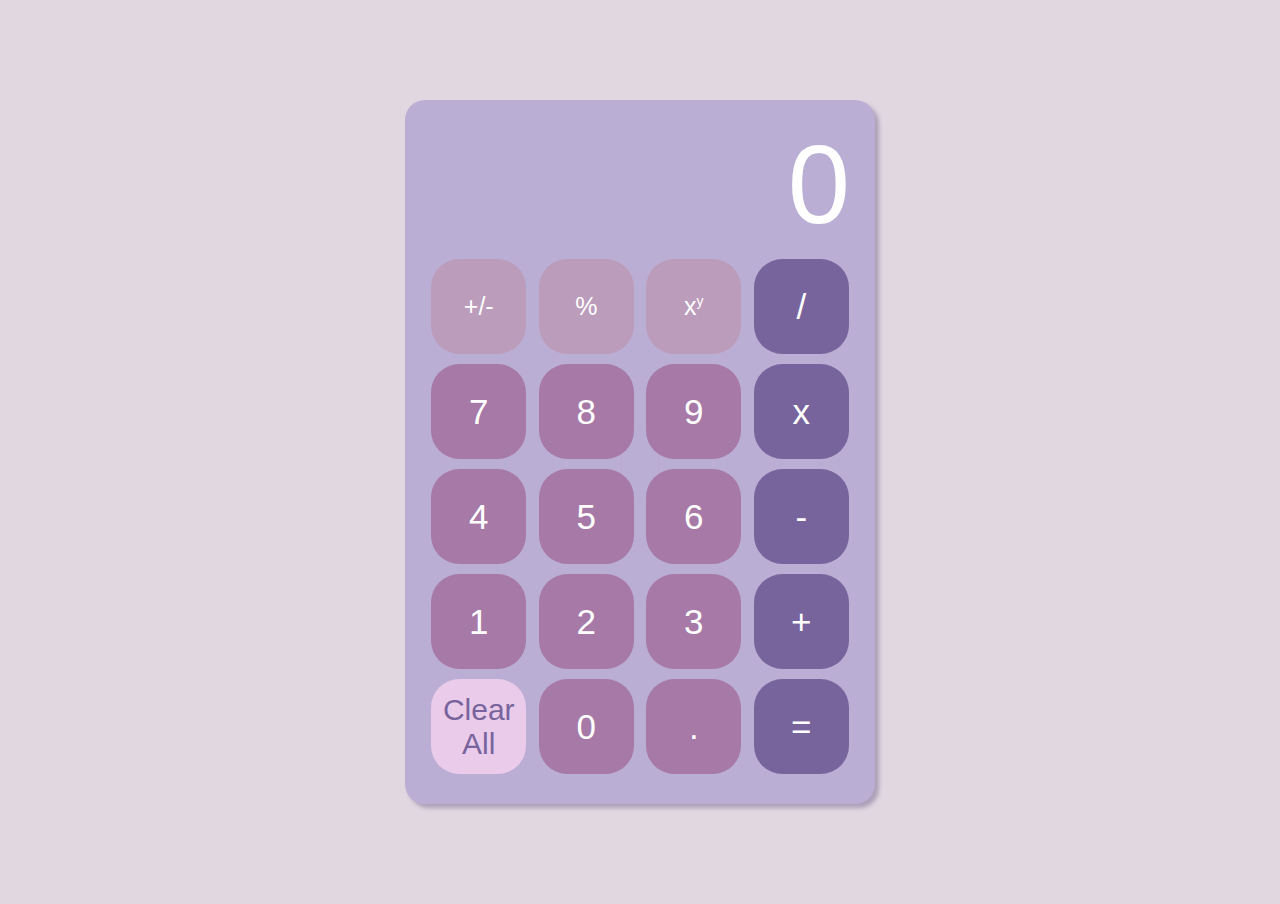
<file: Calculator/index.html>
<!DOCTYPE html>
<html lang="en">
<head>
    <meta charset="UTF-8">
    <meta http-equiv="X-UA-Compatible" content="IE=edge">
    <meta name="viewport" content="width=device-width, initial-scale=1.0">
    <title>Calculator</title>
    <link rel="stylesheet" href="style.css">
</head>
<body>
    <div class="calculator">
        <div class="screenResult">
            <p class="display">0</p>
     </div>
      <div class="buttons">
          <div class="firstDigits">
            <button class="btn pinky"; id="negative">+/-</button>
            <button class="btn"; id="seven">7</button>
            <button class="btn"; id="four">4</button>
            <button class="btn"; id="one">1</button>
            <button class="btn"; id="clear">Clear<br>All</button>
          </div>
          <div class="secondDigits">
           <button class="btn pinky"; id="percentage">%</button>
          <button class="btn"; id="eigth">8</button>
          <button class="btn"; id="five">5</button>
          <button class="btn"; id="two">2</button>
          <button class="btn"; id="zero">0</button>
        </div>
           <div class="thirdDigits">
            <button class="btn pinky"; id="exponent">x<sup>y</sup></button>
           <button class="btn"; id="nine">9</button>
           <button class="btn"; id="six">6</button>
           <button class="btn"; id="three">3</button>
           <button class="btn"; id="point" >.</button>
        </div>

           <div class="dark">
            <button class="btn dark"; id="division">/</button>
            <button class="btn dark"; id="myltiply">x</button>
            <button class="btn dark"; id="minus">-</button>
            <button class="btn dark"; id="plus">+</button>
            <button class="btn dark"; id="equals">=</button>
           </div>

      </div>
    </div>
    <script src="script.js"> </script>
    
        
</body>
</html>
</file>
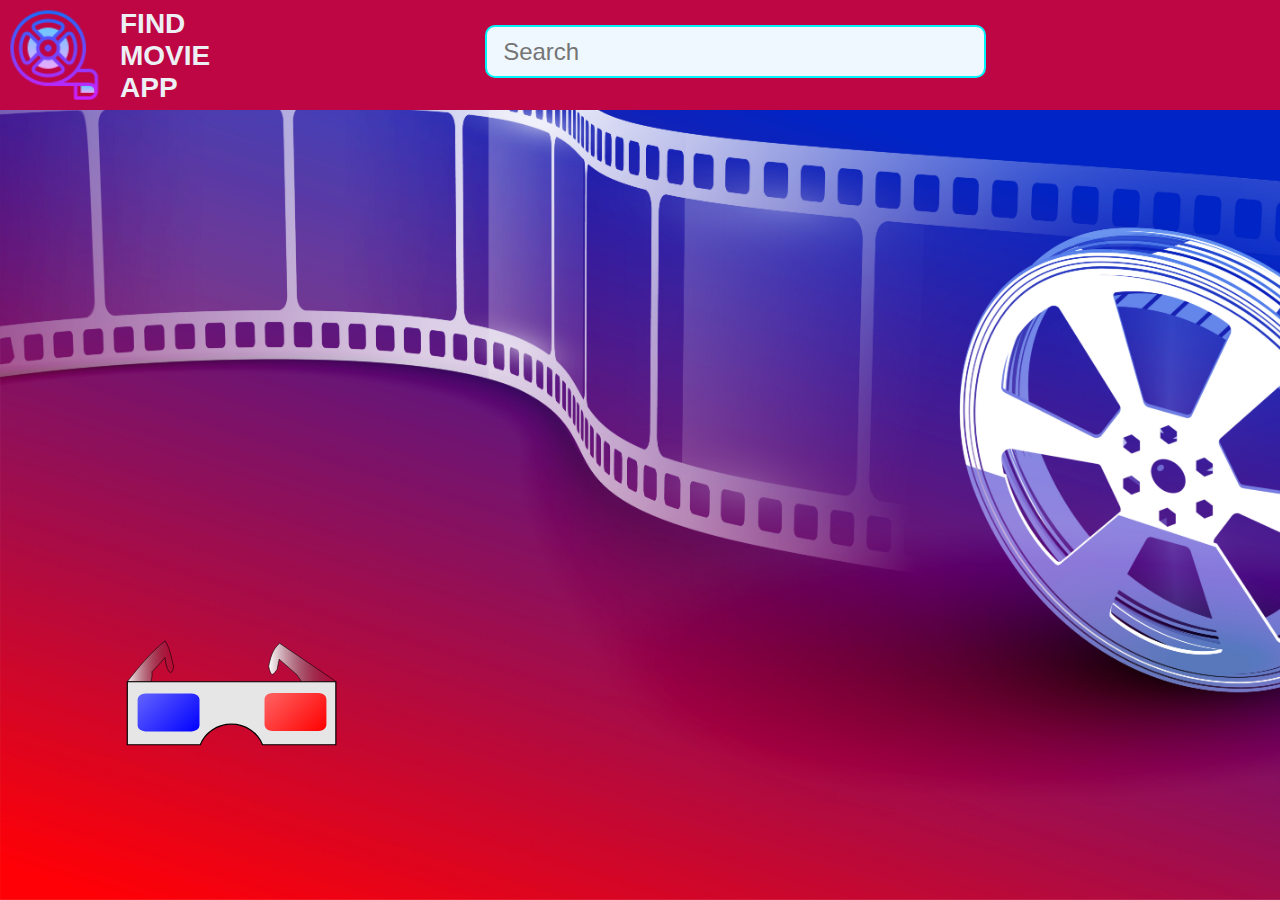
<file: Find Movie App/index.html>
<!DOCTYPE html>
<html lang="en">
<head>
    <meta charset="UTF-8">
    <meta http-equiv="X-UA-Compatible" content="IE=edge">
    <meta name="viewport" content="width=device-width, initial-scale=1.0">
    <title>Document</title>
    <link rel="stylesheet" href="style.css">
</head>
<body>
    <header>
        <img src="icons8-film-reel-96.png" alt="logo" />
        <h1 class="nameApp"> Find Movie<br>App</h1>
        <input type="search" class="searchMovie" placeholder=" Search" id="searchMovie" required />
   </header>
   <main class="main" >
    <div id="movie-info"> </div>
      <div class="moviesList" id="moviesList"> </div>
    <div class="pageBtn" style="display:none">
        <p class="leftArrow"  id="previousPage" ><img src="icons8-left-arrow-64.png" alt="previousPage"></p>
        <p id="page"></p>
        <p class="rightArrow"  id="nextPage" ><img src="icons8-right-arrow-64.png" alt="nextPage"></p>    
    </div>
     <img class="glasses" src="3D-Glasses-Final.svg" alt="glasses"/>   
  </main>
  <script src="script.js"></script>
</body>
</html>
</file>
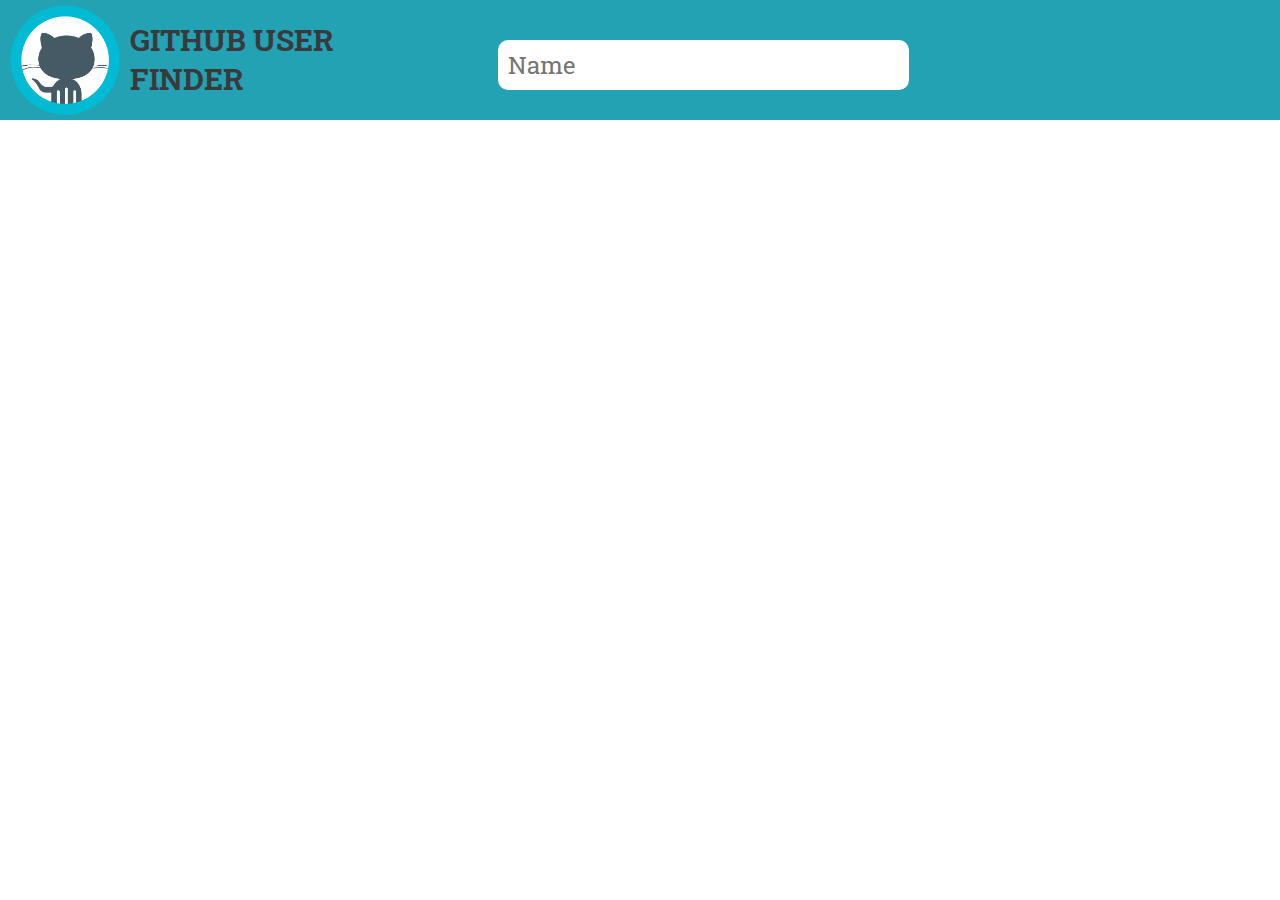
<file: GithubUserFinder/index.html>
<!DOCTYPE html>
<html lang="en">
  <head>
    <meta charset="UTF-8" />
    <meta http-equiv="X-UA-Compatible" content="IE=edge" />
    <meta name="viewport" content="width=device-width, initial-scale=1.0" />
    <title>Document</title>
    <link rel="stylesheet" href="style.css" />
    <link rel="preconnect" href="https://fonts.googleapis.com" />
    <link rel="preconnect" href="https://fonts.googleapis.com" />
    <link rel="preconnect" href="https://fonts.gstatic.com" crossorigin />
    <link
      href="https://fonts.googleapis.com/css2?family=Arvo:wght@700&family=Montserrat:wght@400;700&family=Oleo+Script&family=Roboto+Slab&display=swap"
      rel="stylesheet"
    />
  </head>
  <body>
    <header>
      <img src="SeekPng.com_github-png_1838312.png" alt="github" />
      <span class="nameApp"> Github user finder</span>
      <input
        type="search"
        class="searchUser"
        placeholder="Name"
        name="name"
        id="userName"
        required
      />
    </header>
    <main>
      <section class="detectedUser" id="detectedUser" style="display: none">
        <div class="userAvatar"></div>
        <div class="userInfo">
          <ul id="userInfo"></ul>
        </div>
      </section>
    </main>

    <script src="script.js"></script>
  </body>
</html>
</file>
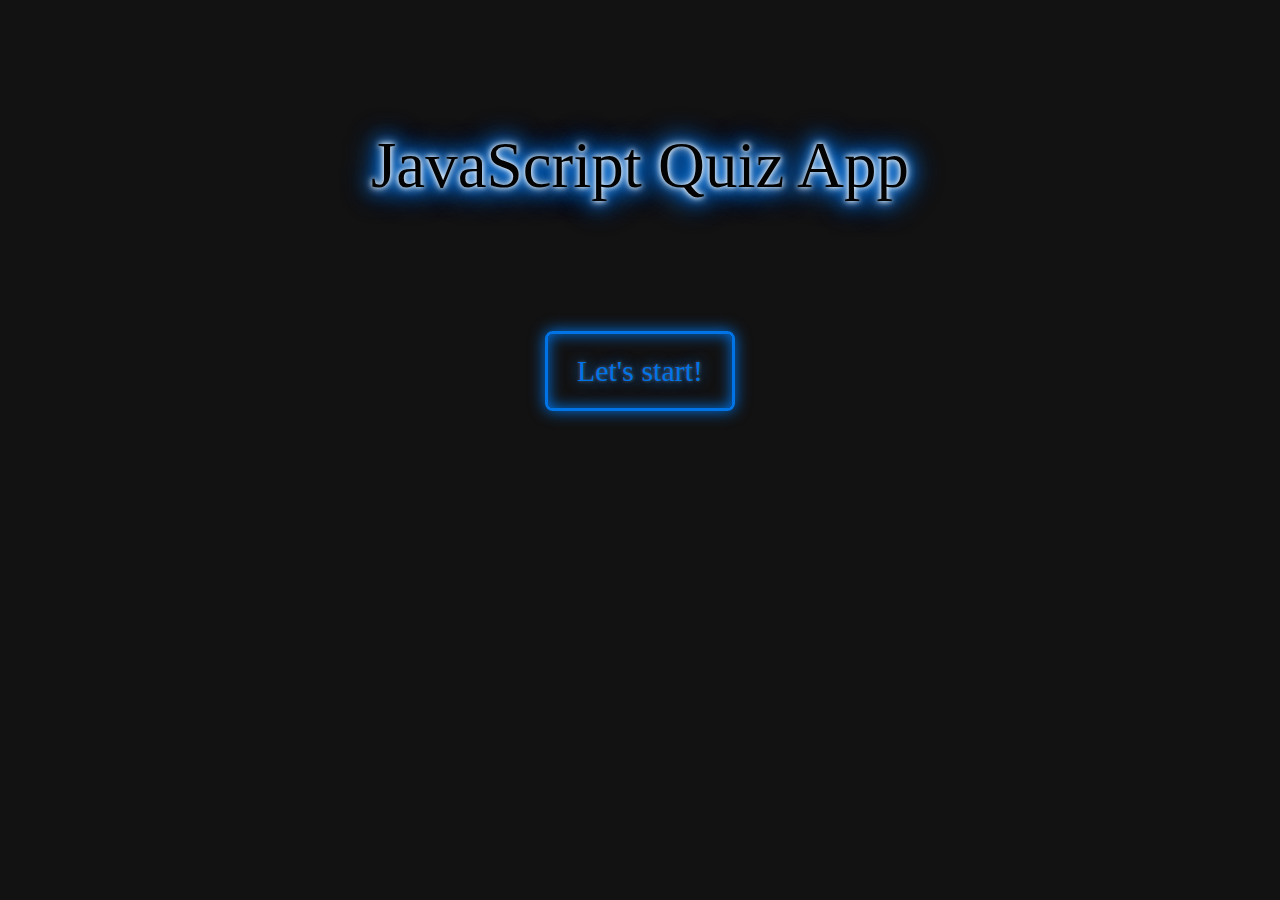
<file: JavaScript Quiz App/index.html>
<!DOCTYPE html>
<html lang="en">
  <head>
    <meta charset="UTF-8" />
    <meta name="viewport" content="width=device-width, initial-scale=1.0" />
    <title>Document</title>
    <link rel="stylesheet" href="style.css" />
    <link rel="preconnect" href="https://fonts.googleapis.com" />
    <link rel="preconnect" href="https://fonts.gstatic.com" crossorigin />
    <link
      href="https://fonts.googleapis.com/css2?family=Arvo:wght@700&family=Montserrat:wght@400;700&family=Oleo+Script&family=Roboto+Slab&display=swap"
      rel="stylesheet"/>
  </head>
  <body>
    <main>
      <h1 class="appName">JavaScript Quiz App</h1>
      <button class="buttonStart">Let's start!</button>
      <div class="quizApp">
        <div class="questionsLeft"></div>
      </div>
      
      <div class="correct" id="correct"></div>
    </main>

    <script src="script.js"></script>
  </body>
</html>
</file>
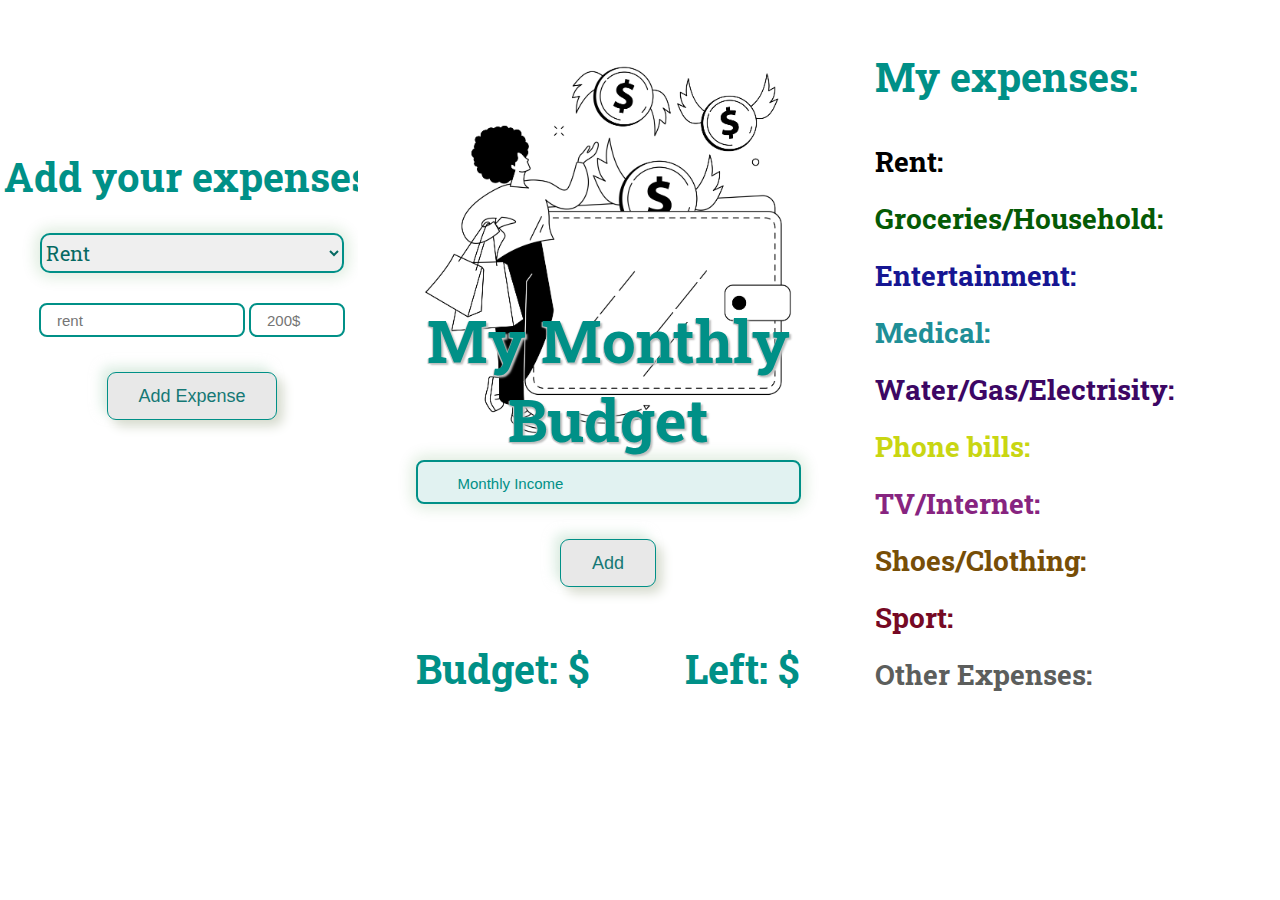
<file: My Monthly Budget/index.html>
<!DOCTYPE html>
<html lang="en">
  <head>
    <meta charset="UTF-8" />
    <meta name="viewport" content="width=device-width, initial-scale=1.0" />
    <title>Document</title>
    <link rel="stylesheet" href="style.css" />
    <link rel="preconnect" href="https://fonts.googleapis.com" />
    <link rel="preconnect" href="https://fonts.gstatic.com" crossorigin />
    <link
      href="https://fonts.googleapis.com/css2?family=Arvo:wght@700&family=Montserrat:wght@400;700&family=Oleo+Script&family=Roboto+Slab&display=swap"
      rel="stylesheet"
    />
  </head>

  <body>
    <main class="budgetApp">
      <div class="leftContainer">
        <h2 class="addingExpenses">Add your expenses:</h2>
        <select name="categories" class="categories">
          <option disabled>Please select a category below</option>
          <option value="rent">Rent</option>
          <option value="groceries">Groceries/Household</option>
          <option value="entertainment">Entertainment</option>
          <option value="medical">Medical</option>
          <option value="utilityBills">Water/Gas/Electrisity</option>
          <option value="phoneBills">Phone bills</option>
          <option value="internet">TV/Internet</option>
          <option value="clothing">Shoes/Clothing</option>
          <option value="sport">Sport</option>
          <option value="other">Other Expenses</option>
        </select>

        <div class="expenses">
          <input type="text" placeholder="rent" class="expenseName" />
          <input type="number" placeholder="200$" class="expenseAmount" />
        </div>
        <div>
          <button id="addExpense" class="btnAddExpenses">Add Expense</button>
        </div>
      </div>

      <div class="centerContainer">
        <div class="mainContainer">
          <h1 class="title">My Monthly Budget</h1>
        </div>

        <div class="nameApp">
          <div class="budgetAmmount">
            <input
              type="text"
              class="incomeInput"
              placeholder="Monthly Income"
            />
            <button class="btnInput">Add</button>
          </div>
        </div>

        <div class="balanceInfo">
          <div class="budget">
            <h2 class="allBudget">Budget: $<span id="budget"></span></h2>
            <h2 class="allBudgetCalc"><span id="budget"></span></h2>
          </div>
          <div class="balance">
            <h2 class="budgetLeft">Left: $<span id="balance"></span></h2>
            <h2 class="budgetLeftCalc"><span id="balance"></span></h2>
          </div>
        </div>

        <div
          class="error"
          style="
            display: none;
            color: rgb(109, 11, 8);
            font-size: 30px;
            padding-top: 20px;
          "
        ></div>
      </div>

      <div class="rightContainer">
        <div class="expensesList">
          <h2 class="mainTitle">My expenses:</h2>

          <h3 class="rent">Rent:</h3>
          <ul class="rentList"></ul>

          <h3 class="gr">Groceries/Household:</h3>
          <ul class="grList"></ul>

          <h3 class="ent">Entertainment:</h3>
          <ul class="entList"></ul>

          <h3 class="med">Medical:</h3>
          <ul class="medList"></ul>

          <h3 class="wge">Water/Gas/Electrisity:</h3>
          <ul class="wgeList"></ul>

          <h3 class="phone">Phone bills:</h3>
          <ul class="phoneList"></ul>

          <h3 class="tv">TV/Internet:</h3>
          <ul class="tvList"></ul>

          <h3 class="cloth">Shoes/Clothing:</h3>
          <ul class="clothList"></ul>

          <h3 class="sprt">Sport:</h3>
          <ul class="sportList"></ul>

          <h3 class="oth">Other Expenses:</h3>
          <ul class="otherList"></ul>
        </div>
      </div>
    </main>

    <script src="script.js"></script>
  </body>
</html>
</file>
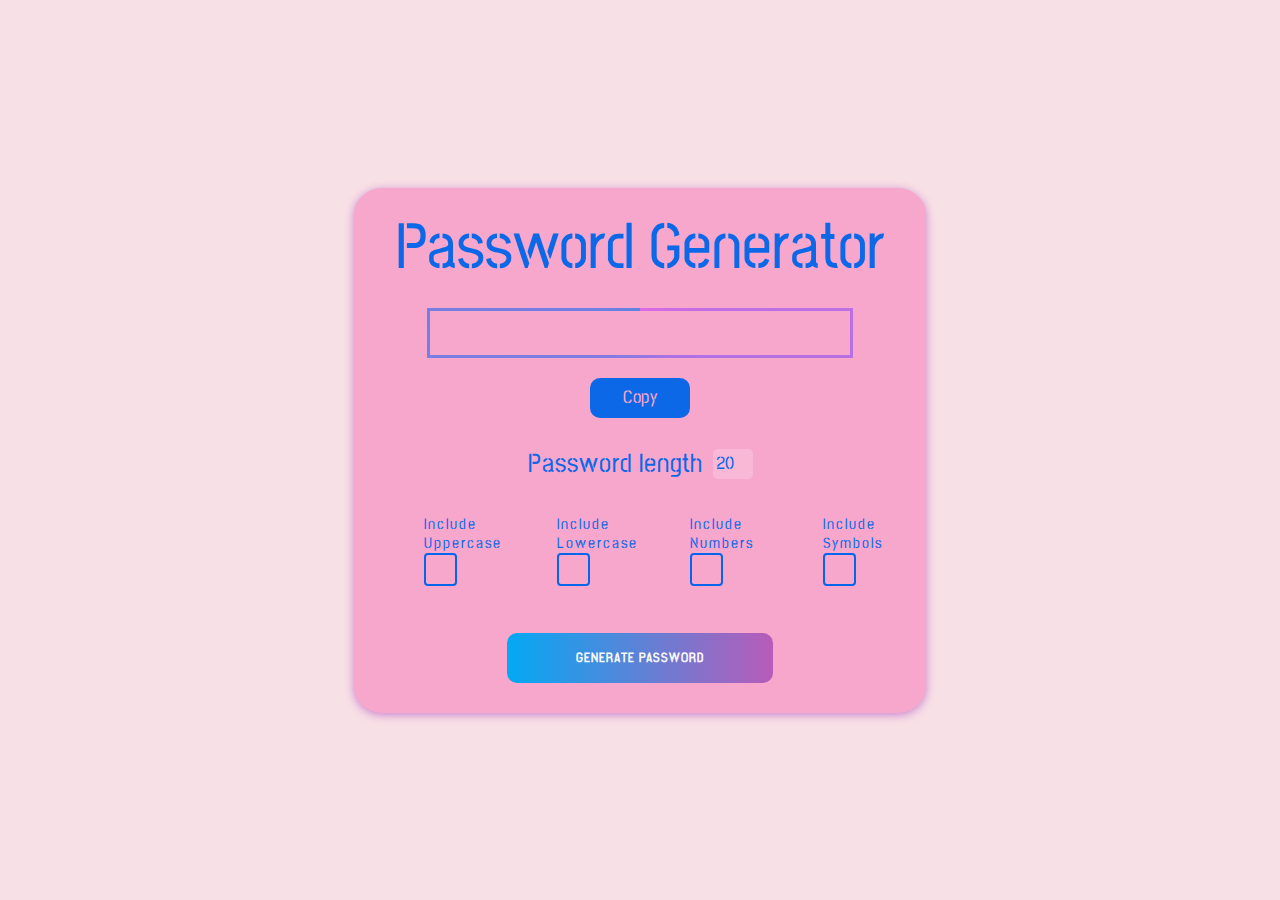
<file: PasswordGenerator/index.html>
<!DOCTYPE html>
<html lang="en">
  <head>
    <meta charset="UTF-8" />
    <meta http-equiv="X-UA-Compatible" content="IE=edge" />
    <meta name="viewport" content="width=device-width, initial-scale=1.0" />
    <title>Document</title>

    <link rel="stylesheet" href="style.css" />
  </head>
  <body>
    <main class="main">
      <h1 class="title">Password Generator</h1>
      <div class="result-container"></div>
      <!-- <input id="password" type="text" placeholder="Generated Password"readonly > -->
      <textarea id="password" readonly> </textarea>
      <button class="btnCopy" id="btnCopy"  onclick="copied()">Copy</button>
      <div class="lengthPassword">
        <p>Password length</p>
        <input type="number" id="length" min="6" max="25" value="20" />
      </div>

      <div class="options">
        <label class="option" for="uppercase"
          >Include Uppercase
          <input type="checkbox" id="uppercase" class="checkbox"/>
          <div class="checkmark"></div>
        </label>
        <label class="option" for="lowercase"
          >Include Lowercase
          <input type="checkbox" id="lowercase"  class="checkbox"/>
          <div class="checkmark"></div>
        </label>
        <label class="option" for="number"
          >Include Numbers
          <input type="checkbox" id="number"  class="checkbox"/>
          <div class="checkmark"></div>
        </label>
        <label class="option" for="symbol"
          >Include Symbols
          <input type="checkbox" id="symbol"  class="checkbox"/>
          <div class="checkmark"></div>
        </label>
      </div>
      
      <button class="btnGenerate" id="generateBtn">Generate Password</button>
    </main>
    <img  src="icons8-arrow-64.png" alt="arrow" class="arrow" style="display:none">
  </body>
  <script src="script.js"></script>
</html>
</file>
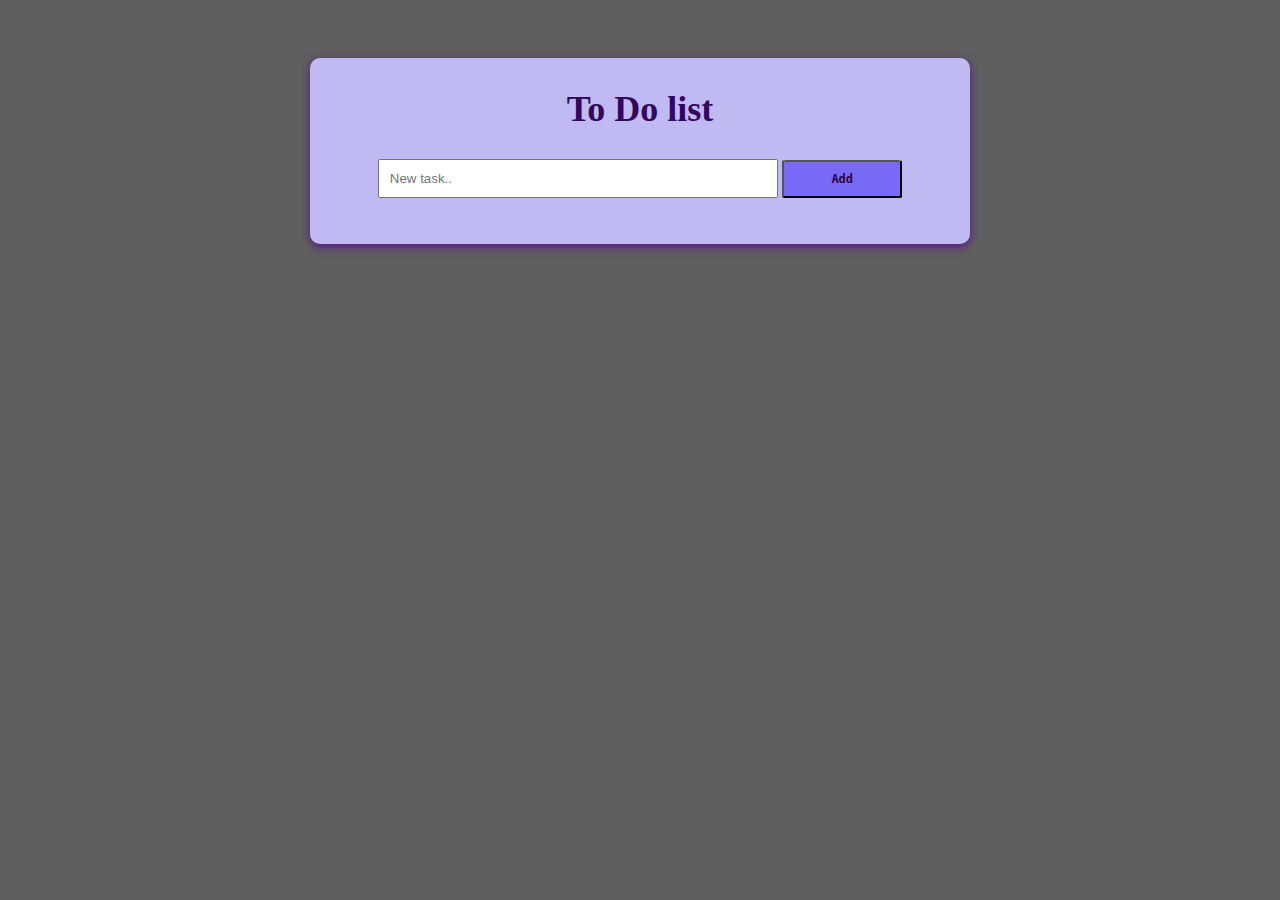
<file: to do list/index.html>
<!doctype html>
<html lang="ru">
<head>
    <meta charset="UTF-8">
    <meta name="viewport"
          content="width=device-width, user-scalable=no, initial-scale=1.0, maximum-scale=1.0, minimum-scale=1.0">
    <meta http-equiv="X-UA-Compatible" content="ie=edge">
    <link rel="stylesheet" href="style.css">
    <title>To Do list</title>
</head>
<body>
<div class="container">
    
   <div class="toDoList">
        <h1>To Do list</h1>
       <div class="addNewToDo">
           <input type="text" class="new" placeholder="New task..">
           <button class="add">Add</button>
       </div>

       <div class="wrapper">
           <ul class="task"></ul>
       </div>
       
   </div>

</div>

</body>
<script src="script.js"></script>
</html>
</file>
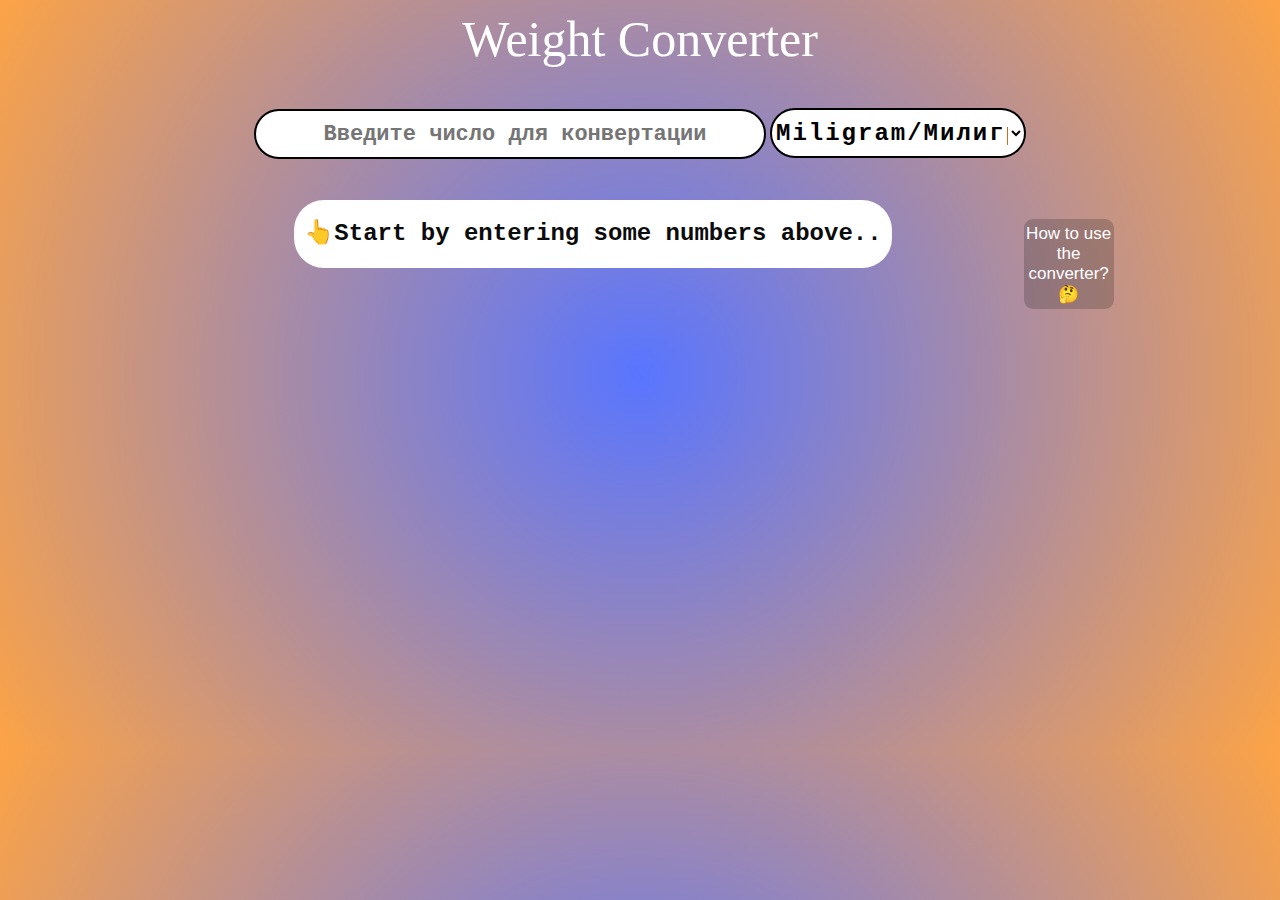
<file: WeightConverterApp/index.html>
<!DOCTYPE html>
<html lang="en">

<head>
    <meta charset="UTF-8">
    <meta name="viewport" content="width=device-width, initial-scale=1.0">
    <title>Document</title>
    <link rel="stylesheet" href="style.css">
</head>

<body>
    <main class="converterApp">
        <h1>Weight Converter</h1>
        <div class="inputBox">
            <form>
                <input placeholder="Введите число для конвертации" class="inputWeight" type="text">
                <select name="units" class="units">
                    <option value="mg">Miligram/Милиграмм</option>
                    <option value="g">Gram/Грамм</option>
                    <option value="kg">Kilogram/Килограмм</option>
                    <option value="t">Ton/Тонна</option>
                    <option value="st">Stone/Стоун</option>
                    <option value="lb">Pound(lb)/Фунт</option>
                    <option value="oz">Ounce(oz)/Унция</option>
                </select>
            </form>
        </div>
        <h2 class="outputInfo"> &#128070;Start by entering some numbers above.. </h2>

        <dialog class="dialogWindow">
            <p> Choose convertable unit, then click on an input field of the converter and enter a number. <mark> Only numbers, please!</mark> </p>
            <button id="close"> Got it! </button>
          </dialog>
          <button id="show"> How to use the converter? &#129300; </button>
          
    </main>
    <script src="index.js"></script>

    
</body>

</html>
</file>
<file: Calculator/style.css>
body {
  background-color: #e1d7e1;
}
.calculator {
  margin: 100px auto;
  max-width: 430px;
  max-height: 700px;
  border-radius: 20px;
  background: #bbaed4;
  color: #fff;
  font-family: Arial;
  padding: 20px;
  box-shadow: 4px 4px 4px #aba0b7;
}

.screenResult {
  min-height: 9%;
  margin-bottom: 10px;
  border-radius: 5px;
  padding-right: 5px;
}

.screenResult p {
  text-align: right;
  font-size: 7rem;
  margin: 0;
}

.buttons {
  display: flex;
  align-items: center;
  justify-content: space-around;
}

.firstDigits {
  display: flex;
  flex-direction: column;
  align-items: center;
  justify-content: center;
}

.secondDigits {
  display: flex;
  flex-direction: column;
  align-items: center;
  justify-content: center;
}

.thirdDigits {
  display: flex;
  flex-direction: column;
  align-items: center;
  justify-content: center;
}

.btn {
  width: 95px;
  height: 95px;
  background: #a779a7;
  border-radius: 30%;
  text-align: center;
  font-size: 35px;
  cursor: pointer;
  user-select: none;
  margin-bottom: 10px;
  color: #fff;
  border: none;
}

.dark {
  display: flex;
  flex-direction: column;
  align-items: center;
  justify-content: center;
}

sup {
  font-size: 14px;
}

.btn:hover {
  filter: brightness(120%);
}

.btn:active {
  filter: brightness(90%);
}

.btn.dark {
  background: #78649d;
}

.pinky {
  width: 95px;
  height: 95px;
  background: #bb9cbb;
  border-radius: 30%;
  text-align: center;
  font-size: 25px;
  cursor: pointer;
  user-select: none;
}

#clear{
  font-size: 30px;
  color: #78649d;
  background-color: #eacbea;
}
</file>
<file: Find Movie App/style.css>
* {
  padding: 0;
  margin: 0;
  font-family: Verdana, Geneva, Tahoma, sans-serif;
}

.main {
  overflow-y: hidden;
}

body {
  background: aliceblue url(SL-121019-25870-21.jpg);
  background-repeat: no-repeat;
  background-size: cover;
  background-attachment: fixed;
}

header {
  background-color: rgb(190, 6, 68);
  height: 110px;
  display: flex;
}

.searchMovie {
  margin-left: 16%;
  margin-right: 23%;
  width: 40%;
  height: 53px;
  margin-top: 25px;
  padding-left: 10px;
  padding-right: 8px;
  border-radius: 10px;
  border: none;
  background: aliceblue;
  font-size: 24px;
  color: rgb(8, 8, 168);
  border: 2px solid rgb(1, 244, 249);
}

.searchMovie:hover,.searchMovie:focus {
  outline: #ffffff00;
  border: 2px solid rgb(13, 13, 229);
  box-shadow: 4px 4px 30px -5px #0609e0;
}

.nameApp {
  text-transform: uppercase;
  font-weight: bold;
  font-size: 28px;
  padding-left: 10px;
  padding-top: 0.6%;
  color: rgb(236, 240, 244);
}

.pageBtn {
  display: flex;
  flex-direction: row;
  align-items: center;
  justify-content: space-between;
  padding-left: 20px;
  padding-right: 20px;
  background-color: rgb(190, 6, 68);
}

.moviesList {
  padding-top: 20px;
  padding-bottom: 15px;
  padding-left: 8px;
  padding-right: 8px;
  display: grid;
  grid-template-columns: repeat(5, 1fr);
  grid-gap: 10px;
  grid-row-gap: 30px;
}

#movie-img {
  width: 300px;
  height: 405px;
  border-radius: 1%;
}
#movie-img:hover {
  box-shadow: 0 0 10px #9f969e, 0 0 25px #3137659c;
filter: brightness(105%);
 
 }

#movie-title {
  font-size: 20px;
  font-weight: bold;
}

#page {
  font-size: 30px;
  text-align: center;
}

.movie {
  color: rgb(8, 8, 168);
  text-align: center;
}

.allMovieInfo {
  padding-top: 20px;
  padding-left: 10px;
  font-size: 27px;
  line-height: 45px;
  font-weight: 100;
  font-family: 'Gill Sans', 'Gill Sans MT', Calibri, 'Trebuchet MS', sans-serif;
  background-color: #585d5ddb;
  color: rgb(0, 0, 0);
  width: 50%;
  border-radius: 0 5px 5px 0;
  box-shadow: 0px 0px 10px 3px rgb(0, 0, 0);
}

.posterImg {
  padding-right: 1px;
  border-radius: 5px 0 0 5px;
  box-shadow: 0px 0px 10px 3px rgb(0, 0, 0);
}

#close {
  margin-right: 10px;
  height: 30px;
  width: 30px;
  background-color: #424141;
  color: aliceblue;
  font-weight: bold;
  border-radius: 20%;
  border: none;
}

.movieTitle {
  text-align: center;
  color: rgb(24, 2, 224);
  font-size: 33px;
  padding-bottom: 10px;
  font-family: 'Lucida Sans', 'Lucida Sans Regular', 'Lucida Grande', 'Lucida Sans Unicode', Geneva, Verdana, sans-serif;
  font-weight: 500;
}

#movie-info {
  margin-left: auto;
  margin-right: auto;
  padding-bottom: 15px;
  padding-left: 15px;
  position: fixed;
  left: 25%;
  z-index: 9999;
  top: 20%;
  height: max-content;
}

.glasses {
  height: 300px;
  width: auto;
  padding-left: 90px;
  padding-bottom: 5px;
  position: fixed;
  bottom: 3%;
  animation: gettingBigger 12s infinite;
}

@keyframes gettingBigger {
  50% {
    transform: scale(2.5);
  }
}

span{
  font-size: 35px;
  font-family: 'Gill Sans', 'Gill Sans MT', Calibri, 'Trebuchet MS', sans-serif;
  color: #ffffff;
  font-weight: 100;
  border-bottom: 2px solid black;
}
</file>
<file: GithubUserFinder/style.css>
* {
  padding: 0;
  margin: 0;
  font-family: "Roboto Slab", serif;
}

header {
  background-color: rgb(34, 162, 179);
  grid-template-columns: 1fr 1fr;
  height: 120px;
  display: flex;
}

.searchUser {
  margin-left: 10%;
  margin-right: 29%;
  width: 43%;
  height: 50px;
  margin-top: 40px;
  padding-left: 10px;
  padding-right: 8px;
  border-radius: 10px;
  border: none;
  background: rgb(255, 255, 255);
  font-size: 24px;
  color: #1a717e;
}

.searchUser:focus {
  outline: #ffffff00;
  border: 2px solid rgb(129, 217, 208);
}

.nameApp {
  text-transform: uppercase;
  font-weight: bold;
  font-size: 30px;
  padding-left: 10px;
  margin-top: 20px;
  color: rgb(58, 58, 61);
}

img {
  height: 110px;
  padding-top: 4.5px;
  padding-left: 10px;
}

.detectedUser {
  padding-top: 100px;
  flex-direction: column;
  align-items: center;
  min-height: 830px;
  max-height: 1300px;
  background: -webkit-linear-gradient(to top, #1a717e, #a0ddea);
  background: linear-gradient(to top, #1a717e, #c4e0e5);
  color: rgb(35, 37, 37);
}

.detectedUser .userAvatar img {
  border-radius: 5px;
  height: 300px;
  width: auto;
  padding-bottom: 15px;
}

.userInfo {
  font-size: 25px;
  text-align: center;
  line-height: 55px;
}

ul {
  list-style-type: none;
}

li {
  text-shadow: 1px 1px 0 rgb(35, 37, 37), 1px -1px 0 rgb(35, 37, 37),
    -1px 1px 0 rgb(35, 37, 37), -1px -1px 0 rgb(35, 37, 37);
  color: white;
  transition: all 1s;
  border-bottom: 2px solid currentColor;
}

a {
  text-decoration: none;
  color: aqua;
  text-shadow: 0.1em 0.1em 0 rgb(38, 37, 37);
  font-size: 28px;
}
</file>
<file: JavaScript Quiz App/style.css>
* {

    margin: 0;
    padding: 0;
    }

    .quizApp {
    display: none;
    }

    .quizApp{
    width:90% ;
    background-image: radial-gradient( circle farthest-corner at 10% 20%,  rgba(243, 54, 12, 0.281) 0.1%, rgba(0, 6, 128, 0.265) 99.8% );;
    border-radius: 10px;
    box-shadow: 0px 1px 4px 4px rgba(233, 229, 4, 0.38);

    margin-top: 10%;
    }

    h1{
    text-align:center;
    padding-top: 10%;
    font-size: 65px;
    font-weight: 200;
    color: rgb(3, 3, 3);
    text-shadow: 0 0 5px #fff, 0 0 10px #fff, 0 0 15px #0073e6, 0 0 20px #0073e6, 0 0 25px #0073e6, 0 0 30px #0073e6, 0 0 35px #0073e6;
    }


    body {
    background-color: #121212;
    }  

    main{
    display: flex;
    align-items: center;
    flex-direction: column;
    }


    .buttonStart {
    display: flex;
    font-size:30px;
    height:80px;
    width:190px;
    margin-top: 10%;
    justify-content:center;
    align-items:center;
    cursor: pointer;
    font-family: "Balsamiq Sans", cursive;
    text-decoration: none;
    color: var(--clr-neon);
    border: var(--clr-neon) 3px solid;
    background-color:transparent;
    border-radius: 0.25em;
    text-shadow: 0 0 0.125em hsl(0 0% 100% / 0.3), 0 0 0.45em currentColor;
    box-shadow: inset 0 0 0.5em 0 var(--clr-neon), 0 0 0.5em 0 var(--clr-neon);
    transition:all 0.5s;
    }

    .buttonStart:hover{
    background-color:var(--clr-neon);
    color:#fff;
    }

    :root {
    --clr-neon:  #0073e6;
    --clr-bg: rgb(54, 83, 104);
    }

    .question{
    padding-top: 20px;
    height: fit-content;
    text-align: center; 
    color: rgb(231, 216, 6);
    font-size: 40px;
    cursor: default;
    }

    .answers {
    text-align: center;
    color: rgb(201, 171, 16);
    font-size: 40px;

    }

    .answer{
    font-size:32px ;
    padding: 10px 0 10px 0;
    cursor: pointer;
    }

    .answer:nth-child(4) {
    padding-bottom: 0;
    }

    .answer:nth-child(1) {
    padding-top: 40px;
    }

    .questionsLeft {
    color:#fbef0b;
    font-family: Georgia, 'Times New Roman', Times, serif;
    text-align: end;
    padding-right: 20px;
    padding-bottom: 20px;
    font-size: 25px;
    }

    .correct {

    color:#fbef0b;
    text-align: center;
    font-size: 100px;
    font-family: 'Oleo Script', cursive;
    padding-top: 50px;
    text-shadow: 3px 0 3px #0073e6;
    }


    @keyframes correct {
    0%   { 
    transform: translateX(200%); 
    }
    100% { 
    transform: translateX(0%); 
    }
    }
</file>
<file: My Monthly Budget/style.css>
* {
  margin: 0;
  padding: 0;
}

body {
  background-size: auto;
  font-family: "Arvo", serif;
  font-family: "Montserrat", sans-serif;
  font-family: "Oleo Script", cursive;
  font-family: "Roboto Slab", serif;
  color: #009087;
}

.budgetApp {
  display: grid;
  grid-template-columns: 30% 35% 30%;
}

.leftContainer {
  display: flex;
  flex-direction: column;
  flex-wrap: wrap;
  align-items: center;
  margin-top: 150px;
}

.centerContainer {
  display: flex;
  flex-direction: column;
  align-content: center;
  align-items: center;
}

.rightContainer {
  display: grid;
  justify-content: center;
}

.mainContainer {
  background-image: url(bwink_ppl_06_single_09.jpg);
  width: 500px;
  height: 450px;
  background-size: cover;
  display: flex;
  align-items: flex-start;
  align-content: space-around;
  flex-wrap: wrap;
  justify-content: space-around;
  background-blend-mode: color-burn;
}

h1 {
  color: #009087;
  font-size: 60px;
  text-align: center;
  position: relative;
  display: flex;
  text-shadow: 2px 2px 2px silver, -1px 1px 1px silver;
  color: #009087;
  padding-top: 60%;
}

h2 {
  color: #009087;
  font-size: 40px;
}

.incomeInput {
  margin: 30px 0;
  border: 2px solid rgb(8, 101, 74);
  box-shadow: 0 0 15px 4px rgb(15 110 16 / 14%);
  border-radius: 10px;
  width: 100%;
  height: 10%;
}

.incomeInput {
  padding: 10px;
  margin: 10px 0;
  width: 100%;
  height: 40px;
  line-height: 28px;
  padding: 0 1rem;
  padding-left: 2.5rem;
  border: 2px solid transparent;
  border-radius: 8px;
  outline: none;
  background-color: #0090861e;
  color: #000000;
  transition: 0.3s ease;
  font-size: 20px;
  border-color: #009087;
}

.incomeInput::placeholder {
  color: #009087;
  font-size: 15px;
  border-color: #009087;
}

.incomeInput:focus,
.incomeInput:hover {
  outline: none;
  border-color: #009087;
  background-color: #ffffff18;
  box-shadow: 0 0 0 4px rgba(42, 197, 117, 0.214);
}

.budgetAmmount {
  display: flex;
  flex-direction: column;
  align-items: center;
}

.btnInput {
  margin-top: 25px;
  display: flex;
  transition: all 0.2s ease-in;
  position: relative;
  overflow: hidden;
  z-index: 1;
  color: #157875;
  padding: 0.7em 1.7em;
  font-size: 18px;
  border-radius: 0.5em;
  background: #e8e8e8;
  border: 1px solid #009087;
  box-shadow: 6px 6px 12px #d5dacd, -6px -6px 12px #c4e0cf8f;
}

.btnInput:active {
  color: #666;
  box-shadow: inset 4px 4px 12px #c5c5c5, inset -4px -4px 12px #ffffff;
}

.btnInput:before {
  content: "";
  position: absolute;
  left: 50%;
  transform: translateX(-50%) scaleY(1) scaleX(1.25);
  top: 100%;
  width: 140%;
  height: 180%;
  background-color: rgba(0, 0, 0, 0.05);
  border-radius: 50%;
  display: block;
  transition: all 0.5s 0.1s cubic-bezier(0.55, 0, 0.1, 1);
  z-index: -1;
}

.btnInput:after {
  content: "";
  position: absolute;
  left: 55%;
  transform: translateX(-50%) scaleY(1) scaleX(1.45);
  top: 180%;
  width: 160%;
  height: 190%;
  background-color: #009087;
  border-radius: 50%;
  display: block;
  transition: all 0.5s 0.1s cubic-bezier(0.55, 0, 0.1, 1);
  z-index: -1;
}

.btnInput:hover {
  color: #ffffff;
  border: 1px solid #009087;
}

.btnInput:hover:before {
  top: -35%;
  background-color: #009087;
  transform: translateX(-50%) scaleY(1.3) scaleX(0.8);
}

.btnInput:hover:after {
  top: -45%;
  background-color: #009087;
  transform: translateX(-50%) scaleY(1.3) scaleX(0.8);
}

.balanceInfo {
  display: inline-flex;
  padding-top: 55px;
}

.allBudget {
  margin-right: 95px;
}

.addingExpenses {
  padding-bottom: 30px;
}

.categories {
  margin-bottom: 20px;
  border: 2px solid #009087;
  box-shadow: 0 0 15px 4px rgb(15 110 16 / 14%);
  border-radius: 10px;
  height: 10%;
  height: 40px;
  font-size: 20px;
  font-family: "Roboto Slab", serif;
  color: #056962;
}

.expenseName {
  padding: 10px;
  margin: 10px 0;
  height: 30px;
  width: 170px;
  padding: 0 1rem;
  border: 2px solid transparent;
  border-radius: 8px;
  outline: none;
  background-color: #ffffff;
  color: #009087;
  font-size: 15px;
  border-color: #009087;
}

.expenseAmount {
  padding: 10px;
  margin: 10px 0;
  height: 30px;
  width: 60px;
  padding: 0 1rem;
  border: 2px solid transparent;
  border-radius: 8px;
  outline: none;
  background-color: #ffffff;
  color: #009087;
  font-size: 15px;
  border-color: #009087;
}

.btnAddExpenses {
  margin-top: 25px;
  display: flex;
  transition: all 0.2s ease-in;
  position: relative;
  overflow: hidden;
  z-index: 1;
  color: #157875;
  padding: 0.7em 1.7em;
  font-size: 18px;
  border-radius: 0.5em;
  background: #e8e8e8;
  border: 1px solid #009087;
  box-shadow: 6px 6px 12px #d5dacd, -6px -6px 12px #c4e0cf8f;
}

.btnAddExpenses:active {
  color: #666;
  box-shadow: inset 4px 4px 12px #c5c5c5, inset -4px -4px 12px #ffffff;
}

.btnAddExpenses:before {
  content: "";
  position: absolute;
  left: 50%;
  transform: translateX(-50%) scaleY(1) scaleX(1.25);
  top: 100%;
  width: 140%;
  height: 180%;
  background-color: rgba(0, 0, 0, 0.05);
  border-radius: 50%;
  display: block;
  transition: all 0.5s 0.1s cubic-bezier(0.55, 0, 0.1, 1);
  z-index: -1;
}

.btnAddExpenses:after {
  content: "";
  position: absolute;
  left: 55%;
  transform: translateX(-50%) scaleY(1) scaleX(1.45);
  top: 180%;
  width: 160%;
  height: 190%;
  background-color: #009087;
  border-radius: 50%;
  display: block;
  transition: all 0.5s 0.1s cubic-bezier(0.55, 0, 0.1, 1);
  z-index: -1;
}

.btnAddExpenses:hover {
  color: #ffffff;
  border: 1px solid #009087;
}

.btnAddExpenses:hover:before {
  top: -35%;
  background-color: #009087;
  transform: translateX(-50%) scaleY(1.3) scaleX(0.8);
}

.btnAddExpenses:hover:after {
  top: -45%;
  background-color: #009087;
  transform: translateX(-50%) scaleY(1.3) scaleX(0.8);
}
ul {
  list-style-type: none;
  font-size: 22px;
  text-align: center;
}

h3 {
  font-size: 28px;
  padding-bottom: 10px;
  padding-top: 10px;
}

.mainTitle {
  padding-bottom: 30px;
  padding-top: 50px;
}

.rentList,
.rent {
  color: black;
}

.gr,
.grList {
  color: rgb(5, 90, 5);
}

.ent,
.entList {
  color: rgb(22, 22, 146);
}

.med,
.medList {
  color: rgb(31, 143, 151);
}

.wge,
.wgeList {
  color: rgb(60, 7, 100);
}

.phone,
.phoneList {
  color: rgb(201, 214, 18);
}

.tv,
.tvList {
  color: rgb(135, 36, 128);
}

.cloth,
.clothList {
  color: rgb(119, 78, 7);
}

.sprt,
.sportList {
  color: rgb(118, 9, 36);
}

.oth,
.otherList {
  color: rgb(92, 94, 92);
}
</file>
<file: PasswordGenerator/style.css>
* {
  margin: 0;
  padding: 0;
  box-sizing: border-box;
  font-family: "StickNoBills";
  font-weight: normal;
  user-select: none;
}

@font-face {
  font-family: "StickNoBills";
  src: url(StickNoBills-VariableFont_wght.ttf);
  font-weight: normal;
}

body {
  background-color: #f8e1e6;
  display: flex;
  justify-content: center;
  align-items: center;
  padding: 10px;
  min-height: 100vh;
}

.main {
  background-color: #f7a7cc;
  box-shadow: 0px 2px 10px rgb(165 56 189 / 56%);
  padding: 20px;
  max-height: 900px;
  min-height: 500px;
  max-width: 70%;
  min-width: 40%;
  display: flex;
  flex-direction: column;
  justify-content: center;
  align-items: center;
  align-content: center;
  border-radius: 5%;
}

/* input:read-only */

#password {
  word-wrap: break-word;
  letter-spacing: 2px;
  cursor: none;
  width: 80%;
  height: 50px;
  border: 3px solid black;
  background-color: transparent;
  font-size: 30px;
  color: #0566ed;
  align-items: center;
  padding-top: 1%;
  border-image: conic-gradient(
      from var(--angle),
      rgb(226, 104, 228),
      rgb(146, 119, 228),
      rgb(91, 132, 227)
    )
    1;
  animation: 5s rotate linear infinite;
  text-align: center;
}

textarea {
  resize: none;
  cursor: none;
}

#password:focus {
  outline: none;
  cursor: none;
  animation: 3s rotate linear infinite;
  border-image: conic-gradient(
      from var(--angle),
      rgb(226, 104, 228),
      rgb(146, 119, 228),
      rgb(91, 132, 227)
    )
    1;
}
@keyframes rotate {
  to {
    --angle: 360deg;
  }
}

@property --angle {
  syntax: "<angle>";
  initial-value: 0deg;
  inherits: false;
}

.result-container {
  text-align: center;
}

button {
  border: 0;
  outline: 0;
}

.btnCopy {
  width: 100px;
  height: 40px;
  background-color: #0d68e8;
  margin-bottom: 15px;
  color: #f7a7cc;
  font-weight: 300;
  letter-spacing: 0.5px;
  font-size: 18px;
  margin: 20px 0 30px 0;
  border-radius: 10px;
  cursor: pointer;
}
.btnCopy :hover {
  transform: translateY(-2px);
}

.btnCopy:active {
  transform: translateY(-4px);
  box-shadow: inset 0 0 3px rgba(236, 112, 219, 0.593),
    0 0 7px 2px rgba(210, 10, 213, 0.356);
}

.title {
  text-align: center;

  font-size: 4rem;
  color: #0d68e8;
  padding-bottom: 20px;

  font-weight: 500;
}

label {
  color: #0d68e8;
  letter-spacing: 2px;
}

.result {
  height: 95px;
}

.lengthPassword {
  display: flex;
  align-items: center;
  color: #0d68e8;
  letter-spacing: 1px;
}

p {
  padding-right: 10px;
  font-size: 26px;
}

#length {
  border-radius: 5px;
  background: rgba(255, 255, 255, 0.201);
  text-align: center;
  border: none;
  width: 40px;
  height: 30px;
  font-size: large;
}
#length,
input:active {
  border: none;
  color: #0566ed;
}

.btnGenerate {
  user-select: none;
  width: 50%;
  height: 50px;
  margin: 10px 0;
  color: #f8f8f8;
  border-radius: 10px;
  /* background-color: #FFCFE5; */
  letter-spacing: 1px;
  font-weight: bold;
  text-transform: uppercase;
  cursor: pointer;
  background: linear-gradient(90deg, #03a9f4, #f441a5, #ffeb3b, #03a9f4);
  background-size: 400%;
  z-index: 1;
}

.btnGenerate:hover {
  transform: translateY(-2px);
  box-shadow: inset 0 0 3px rgba(214, 74, 196, 0.483),
    0 0 7px 2px rgba(10, 88, 213, 0.738);
}

.btnGenerate:active {
  transform: translateY(-4px);
}

.options {
  width: 100%;
  display: flex;
  align-items: center;
  justify-content: center;
  padding: 25px 0 65px 0px;
}

.option {
  display: block;
  height: 2.2em;
  width: 2.2em;
  cursor: pointer;
  position: relative;
  font-size: 15px;
  margin: 10px 50px 10px 50px;
}

.option input {
  position: absolute;
  transform: scale(0);
}

.option input:checked ~ .checkmark {
  transform: rotate(45deg);
  height: 2em;
  width: 0.7em;
  border-color: #0566ed;
  border-top-color: transparent;
  border-left-color: transparent;
  border-radius: 0;
}

.option .checkmark {
  display: block;
  width: inherit;
  height: inherit;
  border: 2px solid #0566ed;
  border-radius: 4px;
  transition: all 0.3s;
}

.reminder {
  color: #f441a5;
  position: absolute;
  top: 10%;
}

.arrow {
  position: fixed;
  left: 20%;
  top: 60%;
  animation: slide1 1s ease-in-out infinite;
}

@keyframes slide1 {
  0%,
  100% {
    transform: translate(0, 0);
  }

  50% {
    transform: translate(100px, 0);
  }
}

.copied {
color: #ffffff;
background-color:#0566ed;
align-items: center;
position: absolute;
font-size: 20px;
top: 10%;
width: 250px;
height: 50px;
line-height: 45px;
color: white;
text-align: center;
border-radius: 10px;
animation: fade 3s ease forwards;

 }

 @keyframes fade { from { opacity: 1; visibility: visible; } to { opacity: 0; visibility: hidden; } }
</file>
<file: to do list/style.css>
body {
    background-color: #5f5f5f;
    font-family: sans-serif;
    -webkit-box-sizing: content-box;
    box-sizing: content-box; }
  
  .container {
    margin: 0 auto;
    padding-top: 50px; }
  
  .important {
    font-weight: bold;
    color: #be2325; 
  background-color: #5c1582;}
  
  .toDoList {
    max-width: 600px;
    display: block;
    margin: 0 auto 40px;
    background-color: #c0baf3;
    padding: 30px;
    border-radius: 10px;
    -webkit-box-shadow: 0 2px 10px 0 #c427e7;
    box-shadow: 0 3px 10px 0 #5c1582; }
  
  h1 {
      font-family: fantasy;
    text-align: center;
    margin-top: 0;
    margin-bottom: 20px;
    color: rgb(50, 7, 95);
    font-size: 36px;
font-weight: bold; }
  
  .addNewToDo {
    text-align: center; }
  
  input[type=text] {
    width: 376px;
    padding: 10px; }
  
  button {
      color: rgb(46, 3, 66);
      background-color: #786af4;
      font-weight: bold;
      font-family: monospace;
      font-size:12px;
      border-radius: 4%;
    margin-top: 10px;
    width: 120px;
    padding: 10px;
    cursor: pointer; }
  
  .task {
    padding-left: 0; }
    .todo li {
      padding: 1em;
      list-style-type: none; }
      .todo li:not(:last-child) {
        border-bottom: 1px solid #000; }
  
  input[type=checkbox] {
    opacity: 0;
    position: absolute; }
  
  input[type=checkbox], label {
    display: inline-block;
    vertical-align: middle;
    margin: 5px;
    cursor: pointer; }
  
  input[type=checkbox] + label:before {
    content: '';
    background: #c39fe2;
    border-radius: 5px;
    border: 2px solid #ddd;
    display: inline-block;
    vertical-align: middle;
    width: 10px;
    height: 10px;
    padding: 2px;
    margin-right: 10px;
    text-align: center; }
  
  input[type=checkbox]:checked + label:before {
    content: "";
    display: inline-block;
    width: 1px;
    height: 5px;
    border: solid rgb(0, 0, 0);
    border-width: 0 3px 3px 0;
    transform: rotate(45deg);
    -webkit-transform: rotate(45deg);
    -ms-transform: rotate(45deg);
    border-radius: 0;
    margin: 0 15px 5px 5px; }
</file>
<file: WeightConverterApp/style.css>
*{
    box-sizing: border-box;
    margin: 0 auto;
    padding: 0;
    }

    body {
    background: radial-gradient(circle, rgba(89,117,255,1) 0%, rgba(252,163,70,1) 100%);;
    }

    p {
    margin: 15px 5px 8px 5px;
    }

    .dialogWindow {
    margin-top: 60px;
    font-size: 21px;
    font-weight: bold;
    font-family: 'Times New Roman', Times, serif;
    font-family: monospace;
    width: fit-content;
    text-align: center;
    background-color: rgba(4, 246, 226, 0.093);
    height: 90px;
    justify-content: center;
    }

    #show {
    position: relative;
    left: 10%;
    top: 8%;
    border-radius: 10%;
    font-weight: 300;
    height: 90px;
    width: 90px;
    font-size: 17px;
    animation:bouncy 8s infinite linear;
    position:relative;
    background-color: rgba(31, 32, 32, 0.227);
    color: rgb(255, 255, 255);
    border: 3px black;
    }

    @keyframes bouncy {
    0%{top:0em}
    20%{top:0em}
    23%{top:-0.9em}
    26%{top:0em}
    28%{top:-0.4em}
    20%{top:0em}
    00%{top:0em;}
    }

    #show:hover {
    box-shadow: 1px 1.5px 1.5px 1px  #cfcfcf, 0 2px 5px 0  #cfcfcf;
    }

    #close {
    border-radius: 1%;
    background-color: rgb(227, 245, 23);
    height: 30px;
    width: 60px;
    border: 0;
    font-family: 'Times New Roman', Times, serif;
    font-size: 16px;
    }

    .converterApp{
    margin: 0 auto;
    height: 750px;
    text-align: center;
    }

    h1{
    font-family: fantasy;
    padding: 10px 0px 40px;
    font-size: 50px;
    font-weight: 300;
    color: white;
    }

    input{
    font-family: 'Courier New', Courier, monospace;
    width:40%;
    height: 50px;
    font-size: 22px;
    font-weight: bold;
    color: rgb(1, 1, 1);
    background-color: rgb(255, 255, 255);
    border: 2px solid black;
    border-radius: 30px;
    outline: none;
    padding-left: 10px;
    text-align: center;
    }

    select{
    font-family: 'Courier New', Courier, monospace;
    font-size: 24px;
    font-weight: bold;
    letter-spacing:2px;
    height: 50px;
    width: 20%;
    background-color:rgb(255, 255, 255);
    border-radius: 30px;
    outline: none;
    cursor: pointer;
    color: rgb(0, 0, 0);
    border: 2px solid black;
    text-align: center;
     }

    .outputInfo{
    font-family: 'Courier New', Courier, monospace;
    margin-top: 20px;
    font-weight:bold;
    padding-top: 8px;
    padding-bottom: 8px;
    font-size: 24px;
    color: rgb(11, 11, 11);
    background-color: rgb(255, 255, 255);
    display: inline-block;
    text-align: left;
    min-width:min-content;
    max-width: max-content;
    line-height: 2;
    height: fit-content;
    padding: 10px;
    border-radius: 30px;
    }
</file>
